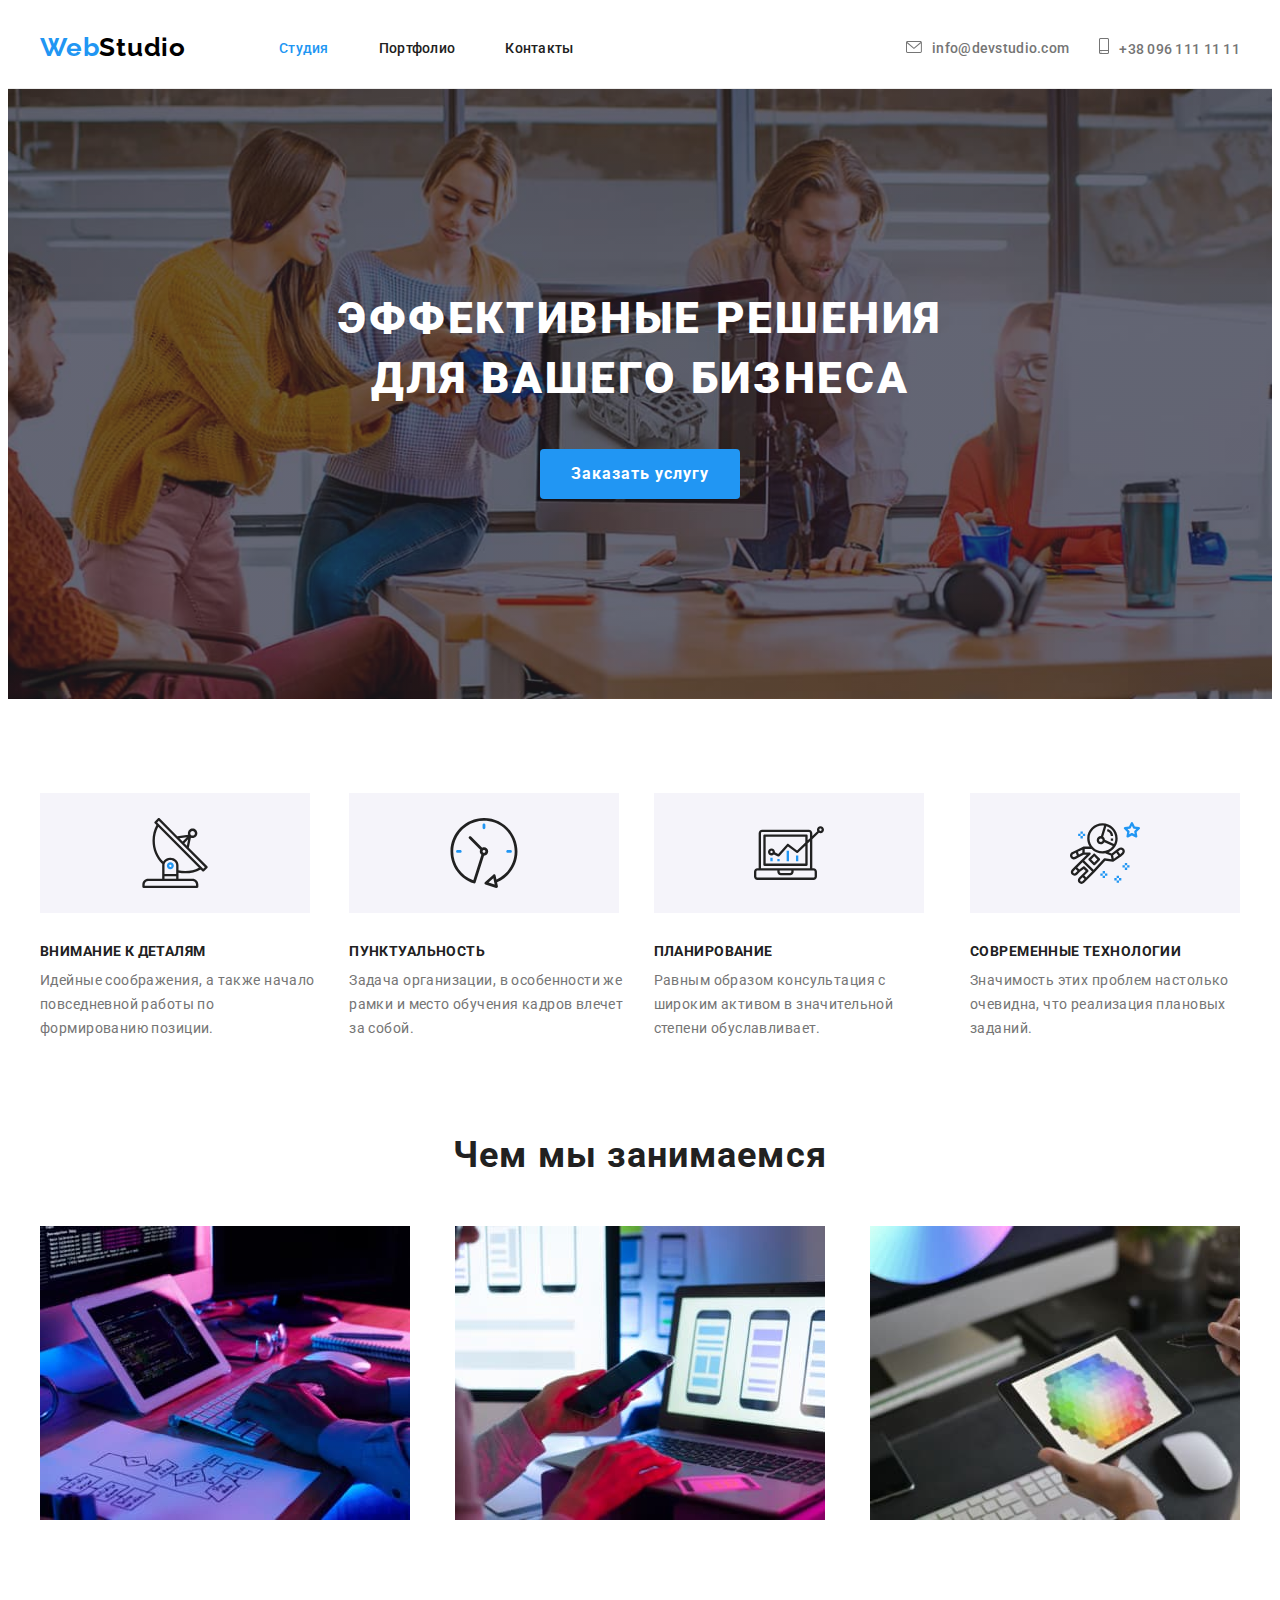
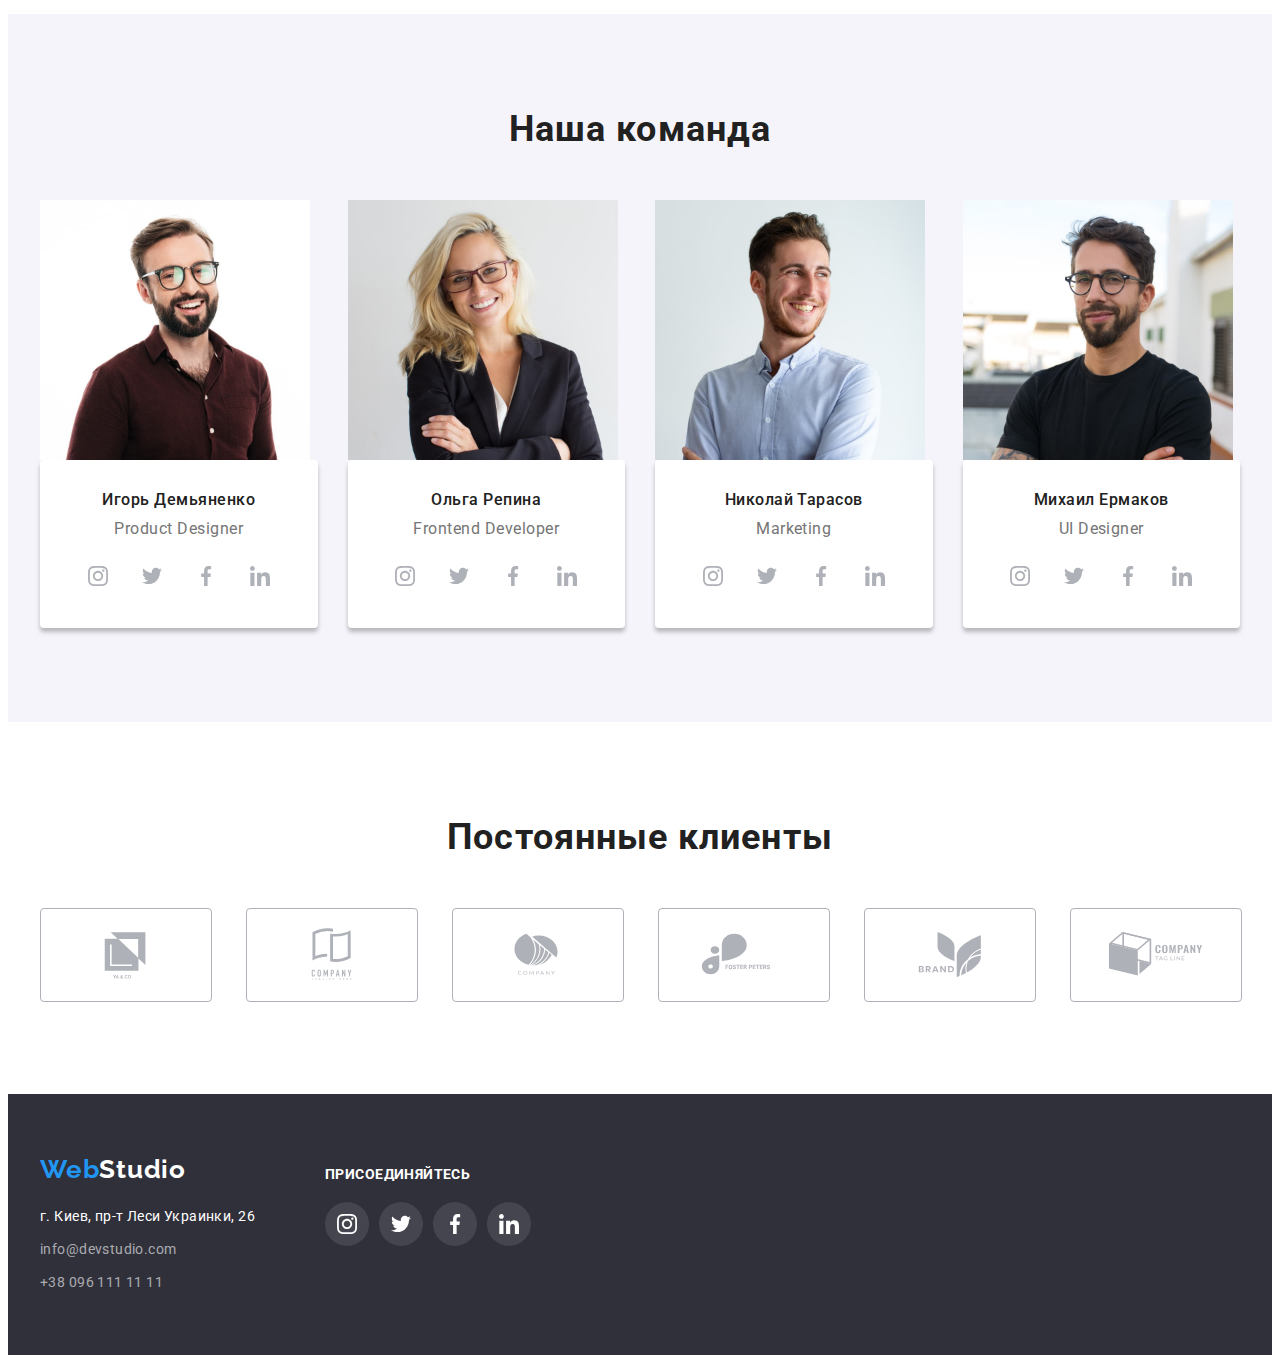
<file: index.html>
<!DOCTYPE html>
<html lang="ru">
<head>
    <meta charset="UTF-8">
    <meta http-equiv="X-UA-Compatible" content="IE=edge">
    <meta name="viewport" content="width=device-width, initial-scale=1.0">
    <title>Студія</title>
    <link href="https://fonts.googleapis.com/css2?family=Raleway:wght@700&family=Roboto:wght@400;500;700;900&display=swap"
        rel="stylesheet">
    <link rel="stylesheet" href="https://cdnjs.cloudflare.com/ajax/libs/modern-normalize/1.1.0/modern-normalize.min.css" integrity="sha512-wpPYUAdjBVSE4KJnH1VR1HeZfpl1ub8YT/NKx4PuQ5NmX2tKuGu6U/JRp5y+Y8XG2tV+wKQpNHVUX03MfMFn9Q==" crossorigin="anonymous" referrerpolicy="no-referrer" />
    <link rel="stylesheet" href="./css/styles.css">
</head>
<body>
    <!--Навігація-->
    <header class="header">
        <div class="container">
        <nav class="nav">
            <a href="./index.html" class="logo">Web<span class="logo-main">Studio</span></a>
            <ul class="nav-list">
                <li class="nav-item"><a href="./index.html" class="nav-link curent">Студия</a></li>
                <li class="nav-item"><a href="./portfolio.html" class="nav-link">Портфолио</a></li>
                <li class="nav-item"><a href="" class="nav-link">Контакты</a></li>
            </ul>
        </nav>
        <ul class="contacts-list">
            <li class="contacts-item mail-item">
                <a href="mailto:info@devstudio.com" class="contacts-link">
                    <svg class="contacts-icon" width="16" height="12">
                <use href="./img/icons.svg#envelope"></use>
            </svg>info@devstudio.com</a></li>
            <li class="contacts-item tel-item"><a href="tel:+380961111111" class="contacts-link"><svg class="contacts-icon" width="10" height="16">
                <use href="./img/icons.svg#smartphone"></use>
            </svg>+38 096 111 11 11</a></li>
        </ul>
        </div>
    </header>
    <main>
        
        <!--Секція Герой-->
        <section class="hero">
            <div class="container">
            <h1 class="hero-title">Эффективные решения <br />для вашего бизнеса</h1>
            <button type="button" class="hero-btn">Заказать услугу</button>
            </div>
        </section>
       
        <!--Секція Переваги-->
        <section class="benefits">
            <div class="container">
            <h2 class="visually-hidden">Преимущества</h2>
            <ul class="benefits-list">
                <li class="benefits-item">
                    <a href="" class="benefits-link">
                        <svg class="benefits-icon" width="70" height="70">
                        <use href="./img/icons.svg#antenna"></use>
                    </svg></a>
                    <h3 class="benefit-title">Внимание к деталям</h3>
                    <p class="benefit-text">Идейные соображения, а также начало повседневной работы по формированию позиции.</p>
                </li>
                <li class="benefits-item">
                    <a href="" class="benefits-link">
                        <svg class="benefits-icon" width="70" height="70">
                        <use href="./img/icons.svg#clock"></use>
                    </svg></a>
                    <h3 class="benefit-title">Пунктуальность</h3>
                    <p class="benefit-text">Задача организации, в особенности же рамки и место обучения кадров влечет за собой.</p>
                </li>
                <li class="benefits-item">
                    <a href="" class="benefits-link">
                        <svg class="benefits-icon" width="70" height="70">
                        <use href="./img/icons.svg#diagram"></use>
                    </svg></a>
                    <h3 class="benefit-title">Планирование</h3>
                    <p class="benefit-text">Равным образом консультация с широким активом в значительной степени обуславливает.</p>
                </li>
                <li class="benefits-item">
                    <a href="" class="benefits-link">
                        <svg class="benefits-icon" width="70" height="70">
                        <use href="./img/icons.svg#astronaut"></use>
                    </svg></a>
                    <h3 class="benefit-title">Современные технологии</h3>
                    <p class="benefit-text">Значимость этих проблем настолько очевидна, что реализация плановых заданий.</p>
                </li>
            </ul>
            </div>
        </section>
        
        <!--Секція Про нас-->
        <section class="about">
            <div class="container">
            <h2 class="about-title">Чем мы занимаемся</h2>
            <ul class="about-list">
                <li class="about-item"><img src="./img/img-s3-p1.jpg" alt="Верстка сайта" width="370"></li>
                <li class="about-item"><img src="./img/img-s3-p2.jpg" alt="Интерфейс на мобильном телефоне" width="370"></li>
                <li class="about-item"><img src="./img/img-s3-p3.jpg" alt="Работа на планшете" width="370"></li>
            </ul>
            </div>
        </section>
        
        <!--Секція Команда-->
        <section class="team">
            <div class="container">
            <h2 class="team-title">Наша команда</h2>
            <ul class="team-cards">
                <li class="team-card">
                    <img src="./img/img-s4-p1-team.jpg" alt="Мужчина" width="270">
                    <div class="card-wrap">
                    <h3 class="card-title">Игорь Демьяненко</h3>
                    <p class="card-text">Product Designer</p>
                    <ul class="card-soc-list">
                        <li class="card-soc-item">
                            <a href="" class="card-soc-link">
                                <svg class="card-soc-icon" width="20" height="20">
                                    <use href="./img/icons.svg#instagram"></use>
                                </svg>
                            </a></li>
                        <li class="card-soc-item">
                            <a href="" class="card-soc-link">
                                <svg class="card-soc-icon" width="20" height="20">
                                <use href="./img/icons.svg#twitter"></use>
                            </svg></a></li>
                        <li class="card-soc-item">
                            <a href="" class="card-soc-link">
                                <svg class="card-soc-icon" width="20" height="20">
                                <use href="./img/icons.svg#facebook"></use>
                            </svg></a></li>
                        <li class="card-soc-item">
                            <a href="" class="card-soc-link"><svg class="card-soc-icon" width="20" height="20">
                                <use href="./img/icons.svg#linkedin"></use>
                            </svg></a></li>
                    </ul>
                    </div>                   
                </li>
                <li class="team-card">
                    <img src="./img/img-s4-p2-team.jpg" alt="Девушка" width="270">
                    <div class="card-wrap">
                    <h3 class="card-title">Ольга Репина</h3>
                    <p class="card-text">Frontend Developer</p>
                    <ul class="card-soc-list">
                        <li class="card-soc-item">
                            <a href="" class="card-soc-link">
                                <svg class="card-soc-icon" width="20" height="20">
                                    <use href="./img/icons.svg#instagram"></use>
                                </svg>
                            </a></li>
                        <li class="card-soc-item">
                            <a href="" class="card-soc-link">
                                <svg class="card-soc-icon" width="20" height="20">
                                <use href="./img/icons.svg#twitter"></use>
                            </svg></a></li>
                        <li class="card-soc-item">
                            <a href="" class="card-soc-link">
                                <svg class="card-soc-icon" width="20" height="20">
                                <use href="./img/icons.svg#facebook"></use>
                            </svg></a></li>
                        <li class="card-soc-item">
                            <a href="" class="card-soc-link"><svg class="card-soc-icon" width="20" height="20">
                                <use href="./img/icons.svg#linkedin"></use>
                            </svg></a></li>
                    </ul>                    
                    </div>
                </li>
                <li class="team-card">
                    <img src="./img/img-s4-p3-team.jpg" alt="Мужчина" width="270">
                    <div class="card-wrap">
                    <h3 class="card-title">Николай Тарасов</h3>
                    <p class="card-text">Marketing</p>
                    <ul class="card-soc-list">
                        <li class="card-soc-item">
                            <a href="" class="card-soc-link">
                                <svg class="card-soc-icon" width="20" height="20">
                                    <use href="./img/icons.svg#instagram"></use>
                                </svg>
                            </a></li>
                        <li class="card-soc-item">
                            <a href="" class="card-soc-link">
                                <svg class="card-soc-icon" width="20" height="20">
                                <use href="./img/icons.svg#twitter"></use>
                            </svg></a></li>
                        <li class="card-soc-item">
                            <a href="" class="card-soc-link">
                                <svg class="card-soc-icon" width="20" height="20">
                                <use href="./img/icons.svg#facebook"></use>
                            </svg></a></li>
                        <li class="card-soc-item">
                            <a href="" class="card-soc-link"><svg class="card-soc-icon" width="20" height="20">
                                <use href="./img/icons.svg#linkedin"></use>
                            </svg></a></li>
                    </ul>                    
                    </div>
                </li>
                <li class="team-card">
                    <img src="./img/img-s4-p4-team.jpg" alt="Мужчина" width="270">
                    <div class="card-wrap">
                    <h3 class="card-title">Михаил Ермаков</h3>
                    <p class="card-text">UI Designer</p>
                    <ul class="card-soc-list">
                        <li class="card-soc-item">
                            <a href="" class="card-soc-link">
                                <svg class="card-soc-icon" width="20" height="20">
                                    <use href="./img/icons.svg#instagram"></use>
                                </svg>
                            </a></li>
                        <li class="card-soc-item">
                            <a href="" class="card-soc-link">
                                <svg class="card-soc-icon" width="20" height="20">
                                <use href="./img/icons.svg#twitter"></use>
                            </svg></a></li>
                        <li class="card-soc-item">
                            <a href="" class="card-soc-link">
                                <svg class="card-soc-icon" width="20" height="20">
                                <use href="./img/icons.svg#facebook"></use>
                            </svg></a></li>
                        <li class="card-soc-item">
                            <a href="" class="card-soc-link"><svg class="card-soc-icon" width="20" height="20">
                                <use href="./img/icons.svg#linkedin"></use>
                            </svg></a></li>
                    </ul>                    
                    </div>
                </li>
            </ul>
            </div>
        </section>
        
        <!--Постійні клієнти-->

        <section class="customers">
            <div class="container">
            <h2 class="customers-title">Постоянные клиенты</h2>
            <ul class="customers-list">
                <li class="customers-item">
                    <a href="" class="customers-link">
                        <svg class="customers-icon" width="106" height="60">
                            <use href="./img/icons.svg#logo1"></use>
                        </svg>
                    </a>
                </li>
                <li class="customers-item">
                    <a href="" class="customers-link">
                        <svg class="customers-icon" width="106" height="60">
                            <use href="./img/icons.svg#logo2"></use>
                        </svg>
                    </a>
                </li>
                <li class="customers-item">
                    <a href="" class="customers-link">
                        <svg class="customers-icon" width="106" height="60">
                            <use href="./img/icons.svg#logo3"></use>
                        </svg>
                    </a>
                </li>
                <li class="customers-item">
                    <a href="" class="customers-link">
                        <svg class="customers-icon" width="106" height="60">
                            <use href="./img/icons.svg#logo4"></use>
                        </svg>
                    </a>
                </li>
                <li class="customers-item">
                    <a href="" class="customers-link">
                        <svg class="customers-icon" width="106" height="60">
                            <use href="./img/icons.svg#logo5"></use>
                        </svg>
                    </a>
                </li>
                <li class="customers-item">
                    <a href="" class="customers-link">
                        <svg class="customers-icon" width="106" height="60">
                            <use href="./img/icons.svg#logo6"></use>
                        </svg>
                    </a>
                </li>
            </ul></div>
        </section>

    </main>
    
    <!--Футер-->
    <footer class="footer">
        <div class="container">
        <section class="footer-address">
            <h2 class="visually-hidden">Адрес</h2>
        <a href="./index.html" class="logo">Web<span class="logo-second">Studio</span></a>
        <address class="footer-address">
            <ul class="address-list">
                <li class="address-item postal"><a href="https://goo.gl/maps/8ZpBzjyv7Pv73uMt7" class="footer-link postal">г. Киев, пр-т Леси Украинки, 26</a></li>
                <li class="address-item"><a href="mailto:info@devstudio.com" class="footer-link">info@devstudio.com</a></li>
                <li class="address-item"><a href="tel:+380961111111" class="footer-link">+38 096 111 11 11</a></li>
            </ul>
        </address>    
        </section>        
        <section class="join">
            <h2 class="join-title">Присоединяйтесь</h2>
            <ul class="join-list">
                <li class="join-item">
                    <a href="" class="join-link">
                        <svg class="join-icon" width="20" height="20">
                            <use href="./img/icons.svg#instagram"></use>
                        </svg>
                    </a></li>
                <li class="join-item">
                    <a href="" class="join-link">
                        <svg class="join-icon" width="20" height="20">
                        <use href="./img/icons.svg#twitter"></use>
                    </svg></a></li>
                <li class="join-item">
                    <a href="" class="join-link">
                        <svg class="join-icon" width="20" height="20">
                        <use href="./img/icons.svg#facebook"></use>
                    </svg></a></li>
                <li class="join-item">
                    <a href="" class="join-link"><svg class="join-icon" width="20" height="20">
                        <use href="./img/icons.svg#linkedin"></use>
                    </svg></a></li>
            </ul>
        </section>
        </div>
    </footer>
</body>
</html>
</file>
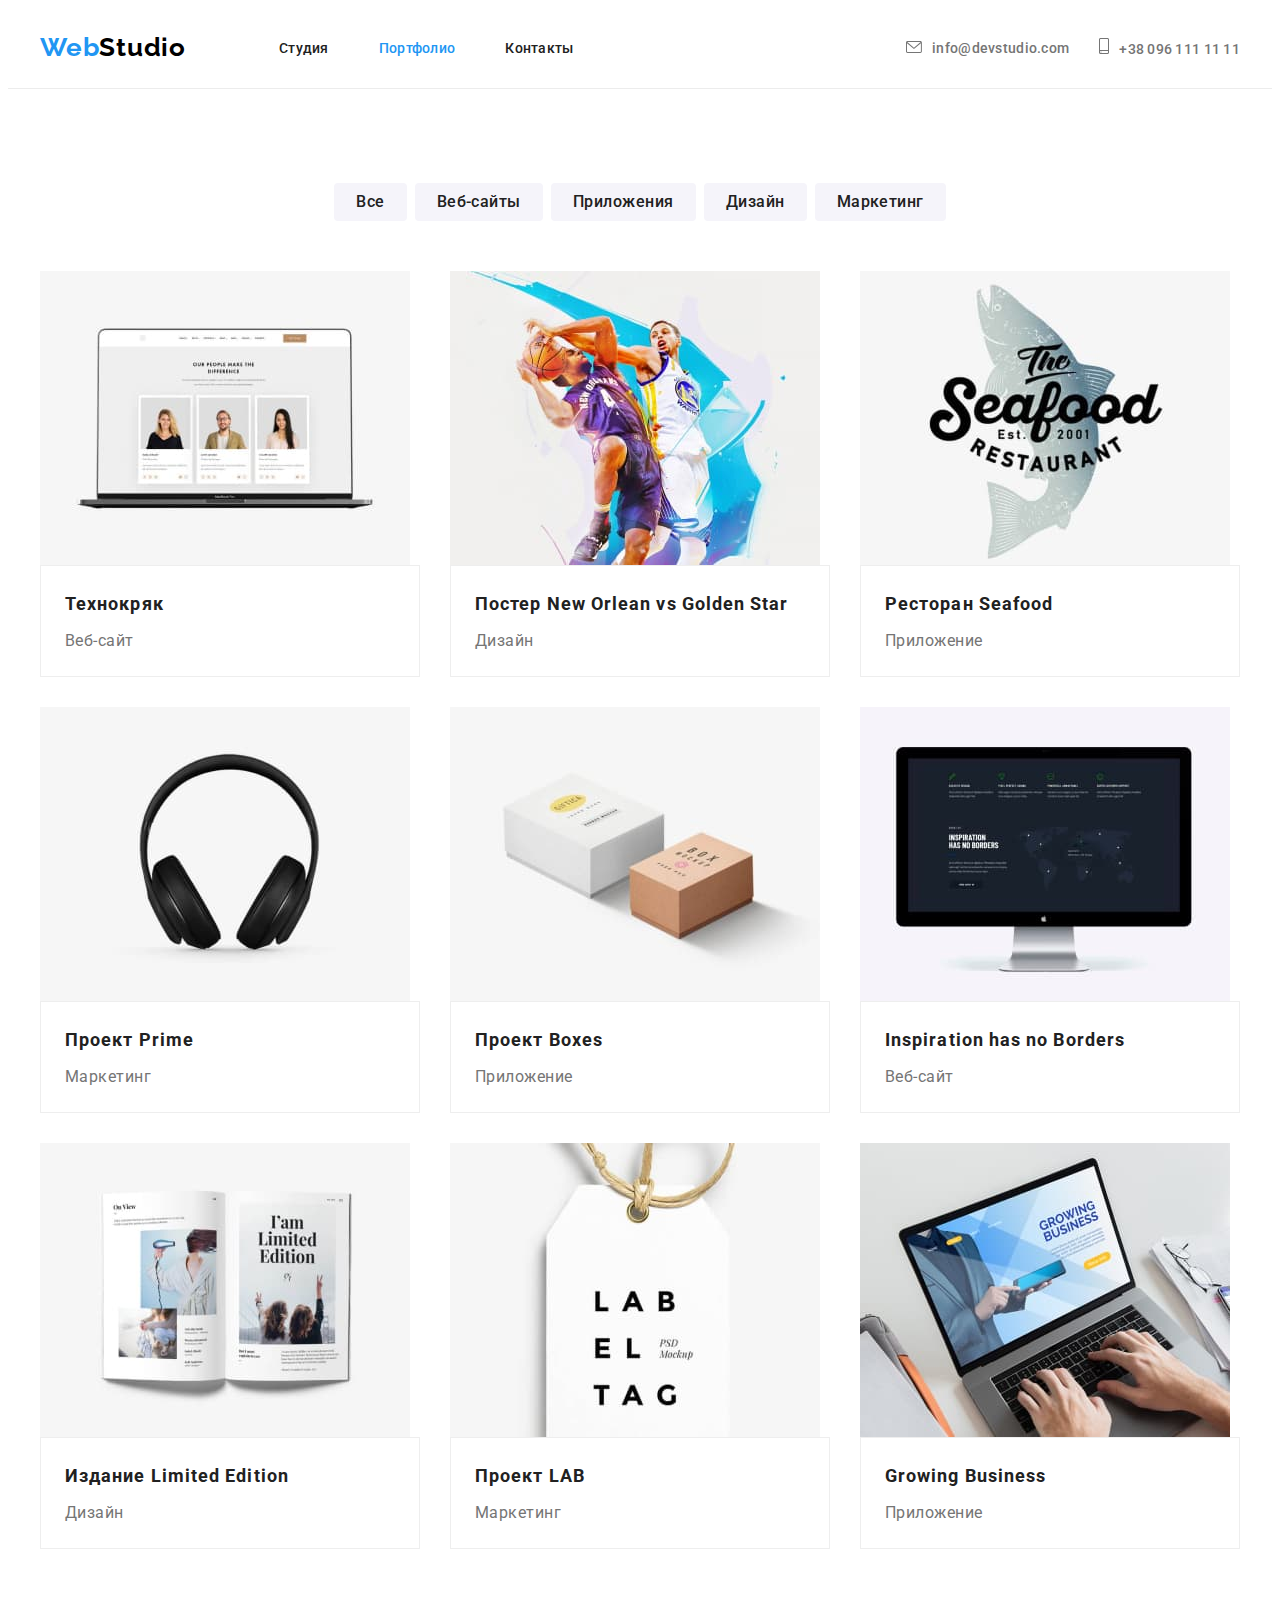
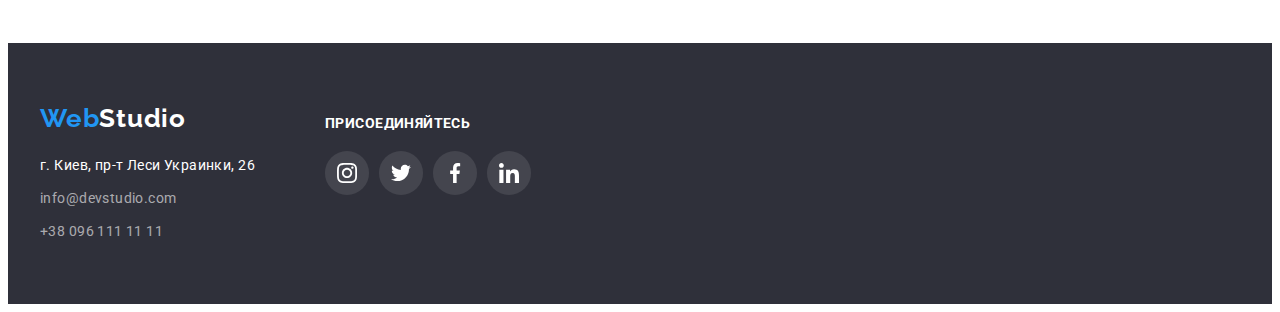
<file: portfolio.html>
<!DOCTYPE html>
<html lang="en">

<head>
    <meta charset="UTF-8">
    <meta http-equiv="X-UA-Compatible" content="IE=edge">
    <meta name="viewport" content="width=device-width, initial-scale=1.0">
    <title>Портфоліо</title>
    <link href="https://fonts.googleapis.com/css2?family=Raleway:wght@700&family=Roboto:wght@400;500;700;900&display=swap"
        rel="stylesheet">
    <link rel="stylesheet" href="https://cdnjs.cloudflare.com/ajax/libs/modern-normalize/1.1.0/modern-normalize.min.css" integrity="sha512-wpPYUAdjBVSE4KJnH1VR1HeZfpl1ub8YT/NKx4PuQ5NmX2tKuGu6U/JRp5y+Y8XG2tV+wKQpNHVUX03MfMFn9Q==" crossorigin="anonymous" referrerpolicy="no-referrer" />
    <link rel="stylesheet" href="./css/styles.css">
</head>

<body>
    <!--Навігація-->
    <header class="header">
        <div class="container">
        <nav class="nav">
            <a href="./index.html" class="logo">Web<span class="logo-main">Studio</span></a>
            <ul class="nav-list">
                <li class="nav-item"><a href="./index.html" class="nav-link">Студия</a></li>
                <li class="nav-item"><a href="./portfolio.html" class="nav-link curent">Портфолио</a></li>
                <li class="nav-item"><a href="" class="nav-link">Контакты</a></li>
            </ul>
        </nav>
        <ul class="contacts-list">
            <li class="contacts-item mail-item">
                <a href="mailto:info@devstudio.com" class="contacts-link">
                    <svg class="contacts-icon" width="16" height="12">
                <use href="./img/icons.svg#envelope"></use>
            </svg>info@devstudio.com</a></li>
            <li class="contacts-item tel-item"><a href="tel:+380961111111" class="contacts-link"><svg class="contacts-icon" width="10" height="16">
                <use href="./img/icons.svg#smartphone"></use>
            </svg>+38 096 111 11 11</a></li>
        </ul>
    </div>
    </header>
    <main>
            <!-- Проекти портфоліо -->
        <section class="portfolio">
            <div class="container">
            <h1 class="visually-hidden">Портфоліо</h1>
            <ul class="portfolio-filter">
                <li class="filter-item"><button type="button" class="filter-btn">Все</button></li>
                <li class="filter-item"><button type="button" class="filter-btn">Веб-сайты</button></li>
                <li class="filter-item"><button type="button" class="filter-btn">Приложения</button></li>
                <li class="filter-item"><button type="button" class="filter-btn">Дизайн</button></li>                
                <li class="filter-item"><button type="button" class="filter-btn">Маркетинг</button></li>                
            </ul>
            <ul class="portfolio-projects">
                <li class="projects-item">
                    <a href="" class="project-link">
                        <img src="./img/portfolio-img-1.jpg" alt="Экран ноутбука" width="370">
                        <div class="projects-item-wrap">
                        <h2 class="project-title">Технокряк</h2>
                        <p class="project-text">Веб-сайт</p>
                        </div>
                    </a>
                </li>
                <li class="projects-item">
                    <a href="" class="project-link">
                        <img src="./img/portfolio-img-2.jpg" alt="Баскетболисты" width="370">
                        <div class="projects-item-wrap">
                        <h2 class="project-title">Постер New Orlean vs Golden Star</h2>
                        <p class="project-text">Дизайн</p>
                        </div>
                    </a>
                </li>
                <li class="projects-item">
                    <a href="" class="project-link">
                        <img src="./img/portfolio-img-3.jpg" alt="Логотип ресторана" width="370">
                        <div class="projects-item-wrap">
                        <h2 class="project-title">Ресторан Seafood</h2>
                        <p class="project-text">Приложение</p>
                        </div>
                    </a>
                </li>
                <li class="projects-item">
                    <a href="" class="project-link">
                        <img src="./img/portfolio-img-4.jpg" alt="Наушники" width="370">
                        <div class="projects-item-wrap">
                        <h2 class="project-title">Проект Prime</h2>
                        <p class="project-text">Маркетинг</p>
                        </div>
                    </a>
                </li>
                <li class="projects-item">
                    <a href="" class="project-link">
                        <img src="./img/portfolio-img-5.jpg" alt="Коробки" width="370">
                        <div class="projects-item-wrap">
                        <h2 class="project-title">Проект Boxes</h2>
                        <p class="project-text">Приложение</p>
                        </div>
                    </a>
                </li>
                <li class="projects-item">
                    <a href="" class="project-link">
                        <img src="./img/portfolio-img-6.jpg" alt="Монитор" width="370">
                        <div class="projects-item-wrap">
                        <h2 class="project-title">Inspiration has no Borders</h2>
                        <p class="project-text">Веб-сайт</p>
                        </div>
                    </a>
                </li>
                <li class="projects-item">
                    <a href="" class="project-link">
                        <img src="./img/portfolio-img-7.jpg" alt="Книга" width="370">
                        <div class="projects-item-wrap">
                        <h2 class="project-title">Издание Limited Edition</h2>
                        <p class="project-text">Дизайн</p>
                        </div>
                    </a>
                </li>
                <li class="projects-item">
                    <a href="" class="project-link">
                        <img src="./img/portfolio-img-8.jpg" alt="Бирка" width="370">
                        <div class="projects-item-wrap">
                        <h2 class="project-title">Проект LAB</h2>
                        <p class="project-text">Маркетинг</p>
                        </div>
                    </a>
                </li>
                <li class="projects-item">
                    <a href="" class="project-link">
                        <img src="./img/portfolio-img-9.jpg" alt="Работа за ноубуком" width="370">
                        <div class="projects-item-wrap">
                        <h2 class="project-title">Growing Business</h2>
                        <p class="project-text">Приложение</p>
                        </div>
                    </a>
                </li>
            </ul>
        </div>  
        </section>
        </main>   
        
    <!--Футер-->
    <footer class="footer">
        <div class="container">
        <section class="footer-address">
            <h2 class="visually-hidden">Адрес</h2>
        <a href="./index.html" class="logo">Web<span class="logo-second">Studio</span></a>
        <address class="footer-address">
            <ul class="address-list">
                <li class="address-item postal"><a href="https://goo.gl/maps/8ZpBzjyv7Pv73uMt7" class="footer-link postal">г. Киев, пр-т Леси Украинки, 26</a></li>
                <li class="address-item"><a href="mailto:info@devstudio.com" class="footer-link">info@devstudio.com</a></li>
                <li class="address-item"><a href="tel:+380961111111" class="footer-link">+38 096 111 11 11</a></li>
            </ul>
        </address>    
        </section>        
        <section class="join">
            <h2 class="join-title">присоединяйтесь</h2>
            <ul class="join-list">
                <li class="join-item">
                    <a href="" class="join-link">
                        <svg class="join-icon" width="20" height="20">
                            <use href="./img/icons.svg#instagram"></use>
                        </svg>
                    </a></li>
                <li class="join-item">
                    <a href="" class="join-link">
                        <svg class="join-icon" width="20" height="20">
                        <use href="./img/icons.svg#twitter"></use>
                    </svg></a></li>
                <li class="join-item">
                    <a href="" class="join-link">
                        <svg class="join-icon" width="20" height="20">
                        <use href="./img/icons.svg#facebook"></use>
                    </svg></a></li>
                <li class="join-item">
                    <a href="" class="join-link"><svg class="join-icon" width="20" height="20">
                        <use href="./img/icons.svg#linkedin"></use>
                    </svg></a></li>
            </ul>
        </section>
        </div>
    </footer>
</body>
</html>
</file>
<file: css/styles.css>
:root {
    --title-color: #212121;    
    --accent-color: #2196F3;
    --button-bg-color: #F5F4FA;   
    --main-button-color:#212121;
    --second-button-color:#ffffff;
    --typical-margin: 10px;
}
p,
h1,
h2,
h3,
h4,
h5,
h6 {
  margin: 0;
}

ul {
  margin: 0;
  padding-left: 0;
}

img {
  display: block;
}
body {
    font-family: Roboto, sans-serif;
    color: #757575;
    background-color: #fff;
}
.container {
    width: 1200px;
    margin: 0 auto;
    padding-left: 15px;
    padding-right: 15px;
    /* outline: 1px solid red; */
  }
.visually-hidden {
    position: absolute;
    white-space: nowrap;
    width: 1px;
    height: 1px;
    overflow: hidden;
    border: 0;
    padding: 0;
    clip: rect(0 0 0 0);
    clip-path: inset(50%);
    margin: -1px;
}

/* ---------НАВІГАЦІЯ-------- */
.header {
    background-color: #ffffff;
    padding-top: 24px;
    padding-bottom: 25px;
    border-bottom: 1px solid #ECECEC;
}

.header .container {
  display: flex;
  align-items: center;  
}

.logo {
    font-family: 'Raleway', sans-serif;
    text-decoration: none;
    font-weight: 700;
    font-size: 26px;
    line-height: calc(31 / 26);
    letter-spacing: 0.03em;
    color: #2196F3;
    margin-right: 93px;
}
.logo-main {
    color: #000;
}
.logo-second {
    color: #FFFFFF;
}
.nav {
    display: flex;align-items: center;
}
.nav-list {
    list-style: none;
    display: flex;
    align-items: center;
}
.nav-item:not(:last-child) {
    margin-right: 50px;
  }
.nav-link {
    text-decoration: none;    
    font-weight: 500;
    font-size: 14px;
    line-height: calc(16 / 14);
    letter-spacing: 0.02em;
    color: #212121;
}
.nav-link:hover,
.nav-link:focus {
    color: var(--accent-color);
}
.nav-link.curent {
    color: var(--accent-color);
}


.contacts-list {
    list-style: none;
    display: flex;
    align-items: center;
    margin-left: auto;
}
.tel-item {
    margin-left: 30px;
}   
.contacts-link {
    text-decoration: none;
    font-weight: 500;
    font-size: 14px;
    line-height: calc(16 / 14);
    letter-spacing: 0.02em;
    color: #757575;
    display: flex;
    align-items: baseline;
    justify-content: center;
}
.contacts-icon {
    margin-right: var(--typical-margin);
    fill: currentColor;
}

.contacts-link:hover,
.contacts-link:focus {
    color: var(--accent-color);
}

 /* ----------ГЕРОЙ-------- */

.hero {
    text-align: center;
    background-color: #2F303A;
    background-image: linear-gradient(
        rgba(47, 48, 58, 0.4),
        rgba(47, 48, 58, 0.4)), 
        url(../img/hero-bg.jpg);
    background-repeat: no-repeat;
    background-position: center;
    background-size: cover;
    max-width: 1600px;
    margin: 0 auto;
    padding-top: 200px;
    padding-bottom: 200px;
}

.hero-title {    
    font-weight: 900;
    font-size: 44px;
    line-height: 1.36;
    letter-spacing: 0.06em;
    text-transform: uppercase;
    color: #FFFFFF;
    margin-bottom: 40px;
}

.hero-btn {   
    min-width: 200px;
    height: 50px;
    border: none;
    border-radius: 4px;
    font-family: inherit;
    font-weight: 700;
    font-size: 16px;
    line-height: 1.88;    
    letter-spacing: 0.06em;
    color: #FFFFFF;
    background-color: #2196F3;
    cursor: pointer;   
    }
.hero-btn:hover,
.hero-btn:focus {
    background-color: #FFFFFF;
    color: #2196F3;
}

/* ---------ПЕРЕВАГИ-------- */
.benefits {
    padding-top: 94px;        
}

.benefits-list {
    display: flex;
    justify-content: space-between;
    list-style: none;
}
.benefits-item:not(:last-child) {
    margin-right: 30px;
}

.benefits-link {
    width: 270px;
    height: 120px;
    display: flex;
    align-items: center;
    justify-content: center;
    background-color: #F5F4FA;
    margin-bottom: 30px;
    cursor:auto;
}

.benefit-title {    
    font-size: 14px;
    line-height: calc(16 / 14);
    letter-spacing: 0.03em;
    text-transform: uppercase;
    color: var(--title-color);
    margin-bottom: var(--typical-margin);
}
.benefit-text {    
    font-size: 14px;
    line-height: 1.71;
    letter-spacing: 0.03em;
    color: #757575;
}

/* ---------ПРО НАС-------- */
.about {
    padding-top: 94px;
    padding-bottom: 94px;   
}

.about-title {
    font-size: 36px;
    line-height: calc(42 / 36);
    text-align: center;
    letter-spacing: 0.03em;
    color: var(--title-color);
    margin-bottom: 50px;
}
.about-list {
    display: flex;
    justify-content: space-between;
    list-style: none;
}

/* ---------КОМАНДА-------- */
.team {
    background-color: #F5F4FA;
    padding-top: 94px;
    padding-bottom: 94px;
}
.team-title {
    font-size: 36px;
    line-height: calc(42 / 36);
    text-align: center;
    letter-spacing: 0.03em;
    color: var(--title-color);
    margin-bottom: 50px;
}
.team-cards {
    display: flex;
    margin-left: -30px;
}
.team-card {
    flex-basis: calc(100% / 4 - 30px);
    margin-left: 30px;
    list-style: none;
}
.card-wrap {
    background-color: #FFFFFF;
    padding-top: 30px;
    padding-bottom: 30px;
    border-radius: 4px;
    box-shadow: 0 4px 4px 0px rgba(0, 0, 0, 0.25);
}
.card-title {
    font-weight: 500;
    font-size: 16px;
    line-height: calc(19 / 16);
    text-align: center;
    letter-spacing: 0.03em;
    color: var(--title-color);    
    margin-bottom: var(--typical-margin);
}
.card-text {
    font-size: 16px;
    line-height: calc(19 / 16);
    text-align: center;
    letter-spacing: 0.03em;
    color: #757575;
    margin-bottom: 16px;
}
.card-soc-list {
    list-style: none;
    display: flex;
    justify-content: center;
}
.card-soc-item {
    width: 44px;
    height: 44px;
    margin-right: var(--typical-margin);
}
.card-soc-item:last-child {margin-right: 0;}


.card-soc-link {
    text-decoration: none;
    width: 100%;
    height: 100%;
    background-color: #FFFFFF;
    border-radius: 50%;
    display: flex;
    align-items: center;
    justify-content: center;  
}
.card-soc-icon {
    fill: #AFB1B8;
}

.card-soc-link:hover,
.card-soc-link:focus {
    background-color: #2196F3;
}

.card-soc-link:hover .card-soc-icon,
.card-soc-link:focus .card-soc-icon {
    fill: #FFFFFF;
}

/* -------------Постійні Клієнти------------ */
.customers {
    background-color: #FFFFFF;
    padding-top: 94px;
    padding-bottom: 94px;
}
.customers-title {
    font-size: 36px;
    line-height: calc(42 / 36);
    text-align: center;
    letter-spacing: 0.03em;
    color: var(--title-color);
    margin-bottom: 50px;
}

.customers-list {
    list-style: none;
    display: flex;
    justify-content: space-between;
}
.customers-item {
    width: 170px;
    height: 92px;
    margin-right: 30px;
}
.customers-item:last-child {margin-right: 0;}

.customers-link {
    width: 100%;
    height: 100%;
    border: 1px solid #AFB1B8;
    border-radius: 4px;
    display: flex;
    align-items: center;
    justify-content: center;  
}
.customers-icon {
    fill: #AFB1B8;
}
.customers-link:hover .customers-icon,
.customers-link:focus .customers-icon {
    fill: #2196F3;
}

/* ---------ФУТЕР-------- */
.footer {
    background-color: #2F303A;
    padding-top: 60px;
    padding-bottom: 60px;
}
.footer .container {
    display: flex;
}
.address-list {
    list-style: none;
    margin-top: 20px;
    margin-right: 70px;
}
.address-item:not(:last-child) {
    margin-bottom: 9px;
}

.address-item.postal {
    font-style: normal;
    font-size: 14px;
    line-height: 1.71;
    letter-spacing: 0.03em;
    color: #FFFFFF;
}
.footer-link {
    text-decoration: none;
    font-style: normal;
    font-size: 14px;
    line-height: 1.71;
    letter-spacing: 0.03em;
    color: rgba(255, 255, 255, 0.6);
}
.footer-link.postal {
    color: #FFFFFF;
}
.footer-link:hover,
.footer-link:focus {
    color: var(--accent-color);
}
.join-title {
    margin-top: 12px;
    margin-bottom: 20px;
    font-size: 14px;
    line-height: calc(16 / 14);
    letter-spacing: 0.03em;
    text-transform: uppercase;
    color: #FFFFFF
}
.join-list {
    list-style: none;
    display: flex;
    justify-content: center;
}
.join-item {
    width: 44px;
    height: 44px;
    margin-right: var(--typical-margin);
}
.join-item:last-child {margin-right: 0;}


.join-link {
    text-decoration: none;
    width: 100%;
    height: 100%;
    background-color:  #2F303A;
    background-image: linear-gradient(
        rgba(255, 255, 255, 0.1),
        rgba(255, 255, 255, 0.1)); 
    border-radius: 50%;
    display: flex;
    align-items: center;
    justify-content: center;  
}
.join-icon {
    fill: #FFFFFF;
}

.join-link:hover,
.join-link:focus {
    background-color: #2196F3;
}

.join-link:hover .card-soc-icon,
.join-link:focus .card-soc-icon {
    fill: #FFFFFF;
}

/* ---------ПОРТФОЛІО-------- */
.portfolio {
    padding-top: 94px;
    padding-bottom: 94px;
}
.portfolio-filter {
    display: flex;
    justify-content: center;
    list-style: none;
}

.filter-item:not(:last-child) {
    margin-right: 8px;
}
.filter-item {
    
    margin-bottom: 50px;
}
.filter-btn {
    height: 38px;
    border: none;
    border-radius: 4px;
    padding: 6px 22px;
    font-family: inherit;
    cursor: pointer;
    font-weight: 500;
    font-size: 16px;
    line-height: 1.62;
    text-align: center;
    letter-spacing: 0.03em;
    background-color:var(--button-bg-color);
    color: var(--main-button-color);
}
.filter-btn:hover,
.filter-btn:focus {
    background-color: var(--accent-color);
    color: var(--second-button-color);
    box-shadow: 0px 4px 4px rgba(0, 0, 0, 0.25);
}
.portfolio-projects {
    display: flex;
    margin-left: -30px;
    margin-bottom: -30px;
    list-style: none; 
    flex-wrap: wrap;   
}
.projects-item {
    flex-basis: calc(100% / 3 - 30px);
    margin-left: 30px;
    margin-bottom: 30px;}

.projects-item:hover {
    box-shadow: 0px 4px 4px rgba(0, 0, 0, 0.25);
}
.projects-item-wrap {
    padding: 20px 24px;
    border: 1px solid #EEEEEE;
}
.project-link {
    text-decoration: none;    
}

.project-title {    
    margin-bottom: 4px;
    font-size: 18px;
    line-height: 2;
    letter-spacing: 0.06em;
    color: var(--title-color);
}
.project-text {
    font-size: 16px;
    line-height: 1.88;
    letter-spacing: 0.03em;
    color: #757575;
}
</file>
